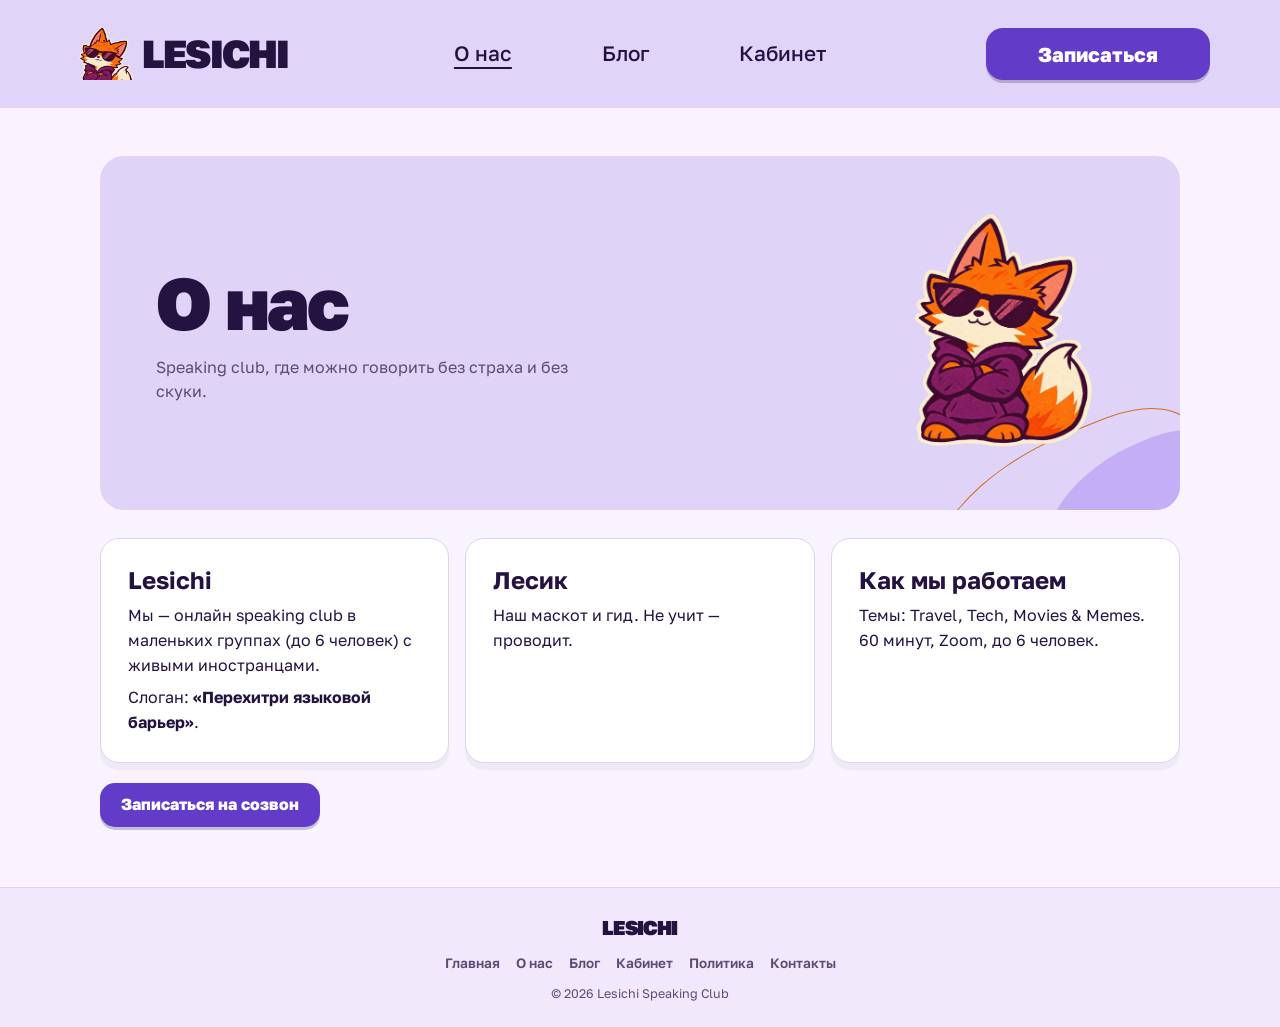
<file: about.html>
<!DOCTYPE html>
<html lang="ru">
<head>
<meta charset="UTF-8">
<meta name="viewport" content="width=device-width, initial-scale=1.0">
<meta name="description" content="Lesichi — онлайн speaking club в маленьких группах (до 6 человек) с живыми иностранцами. Темы: Travel, Tech, Movies &amp; Memes. 60 минут в Zoom.">
<link rel="canonical" href="https://smert-s-games.github.io/LESICHI/about.html">
<meta property="og:type" content="website">
<meta property="og:site_name" content="Lesichi">
<meta property="og:locale" content="ru_RU">
<meta property="og:title" content="О нас — Lesichi">
<meta property="og:description" content="Lesichi — онлайн speaking club в маленьких группах (до 6 человек) с живыми иностранцами. Темы: Travel, Tech, Movies &amp; Memes. 60 минут в Zoom.">
<meta property="og:url" content="https://smert-s-games.github.io/LESICHI/about.html">
<meta property="og:image" content="https://smert-s-games.github.io/LESICHI/image/og-cover.jpg">
<meta property="og:image:width" content="1200">
<meta property="og:image:height" content="630">
<meta property="og:image:alt" content="Лесик — лис-талисман Lesichi и слоган Speak More, Live More">
<meta name="twitter:card" content="summary_large_image">
<link rel="preconnect" href="https://fonts.gstatic.com" crossorigin>
<title>О нас — Lesichi</title>
<link rel="icon" href="image/site/icon2.png" type="image/png">
<link rel="preconnect" href="https://fonts.googleapis.com">
<link href="https://fonts.googleapis.com/css2?family=Golos+Text:wght@400..900&amp;display=swap" rel="stylesheet">
<link rel="stylesheet" href="css/site.css">
<style>
.about-cards { display: grid; grid-template-columns: repeat(3, minmax(0, 1fr)); gap: 16px; }
.about-cards h2 { margin-bottom: 10px; }
.about-cards p + p { margin-top: 8px; }
@media (max-width: 760px) { .about-cards { grid-template-columns: 1fr; } }
</style>
<meta name="theme-color" content="#dfd3f8">
</head>
<body class="content-page">
<a class="skip-link" href="#main">К содержимому</a>
<nav class="site-nav" aria-label="Основное меню">
  <div class="nav-inner">
    <a href="index.html" class="logo" aria-label="LESICHI — главная">
      <span class="logo-mark"><img src="image/site/hero-fox-print.webp" alt=""></span>
      <span>LESICHI</span>
    </a>
    <div class="nav-links">
      <a href="about.html" aria-current="page">О нас</a>
      <a href="blog.html">Блог</a>
      <a href="cabinet.html">Кабинет</a>
    </div>
    <a href="index.html#meets" class="masthead-button nav-cta">Записаться</a>
  </div>
</nav>
<main id="main" tabindex="-1" class="container page-main">
    <div class="page-hero">
      <div>
        <h1 class="page-title">О нас</h1>
        <p class="page-sub">Speaking club, где можно говорить без страха и без скуки.</p>
      </div>
      <img class="page-hero-art" width="1100" height="1042" src="image/site/hero-fox-print.webp" alt="Лесик в очках и худи">
    </div>
    <div class="about-cards">
    <div class="card"><div><h2>Lesichi</h2><p>Мы — онлайн speaking club в маленьких группах (до 6 человек) с живыми иностранцами.</p><p>Слоган: <strong>«Перехитри языковой барьер»</strong>.</p></div></div>
    <div class="card"><div><h2>Лесик</h2><p>Наш маскот и гид. Не учит — проводит.</p></div></div>
    <div class="card"><div><h2>Как мы работаем</h2><p>Темы: Travel, Tech, Movies & Memes. 60 минут, Zoom, до 6 человек.</p></div></div>
    </div>
    <p style="margin-top:20px"><a class="btn btn-orange" href="index.html#meets">Записаться на созвон</a></p>
  </main>
<footer>
  <div class="container">
    <div class="footer-logo">LESICHI</div>
    <div class="footer-links">
      <a href="index.html">Главная</a>
      <a href="about.html">О нас</a>
      <a href="blog.html">Блог</a>
      <a href="cabinet.html">Кабинет</a>
      <a href="policy.html">Политика</a>
      <a href="index.html#contacts">Контакты</a>
    </div>
    <div class="footer-copy">© 2026 Lesichi Speaking Club</div>
  </div>
</footer>
</body>
</html>
</file>
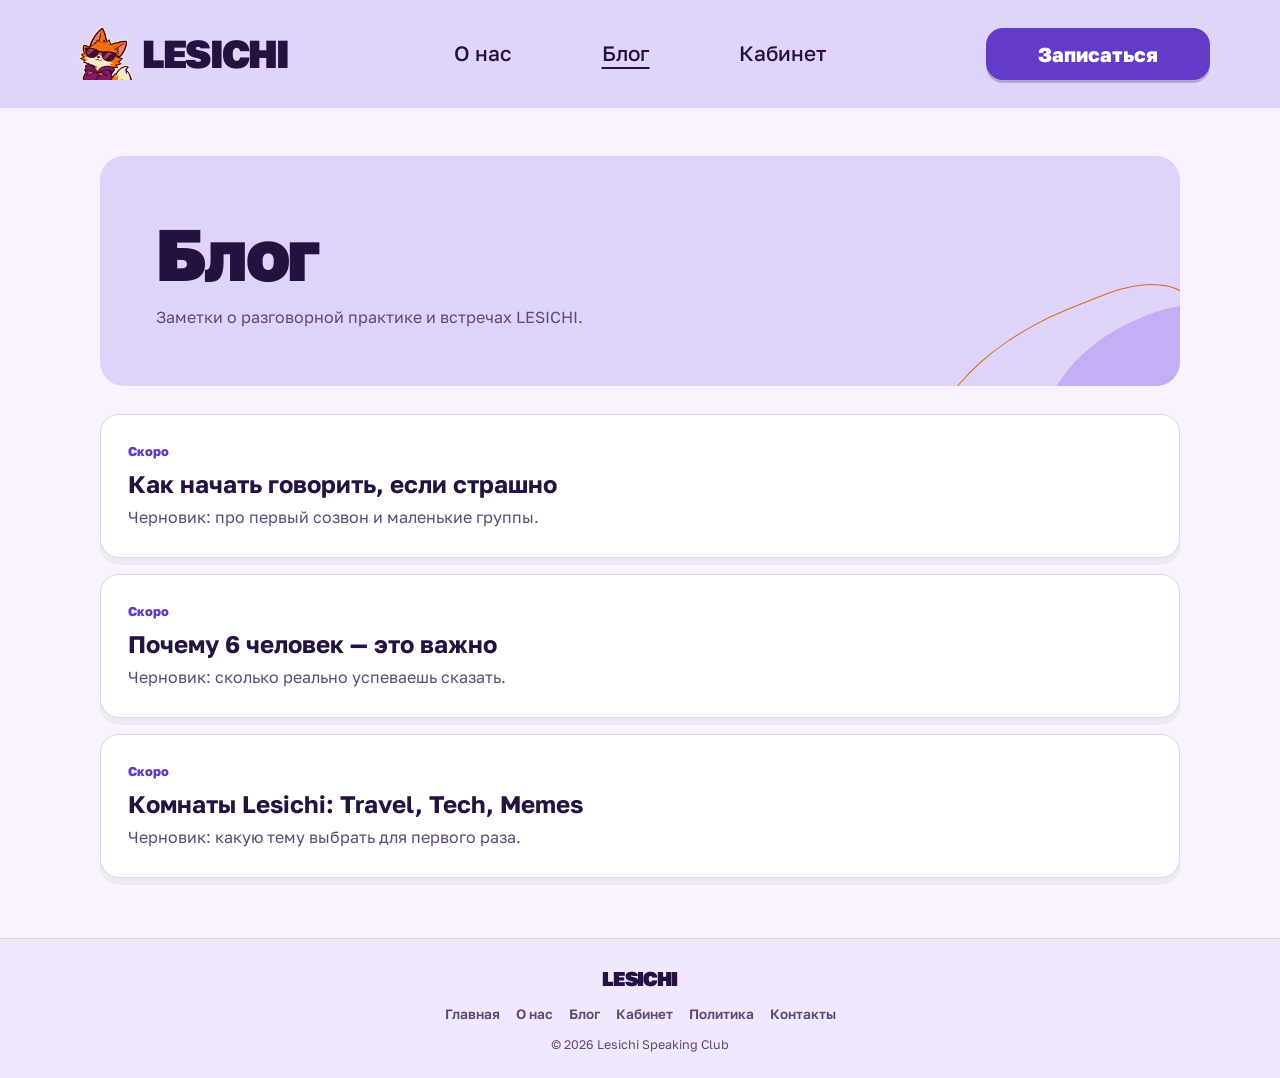
<file: blog.html>
<!DOCTYPE html>
<html lang="ru">
<head>
<meta charset="UTF-8">
<meta name="viewport" content="width=device-width, initial-scale=1.0">
<meta name="robots" content="noindex, follow">
<link rel="preconnect" href="https://fonts.gstatic.com" crossorigin>
<title>Блог — Lesichi</title>
<link rel="icon" href="image/site/icon2.png" type="image/png">
<link rel="preconnect" href="https://fonts.googleapis.com">
<link href="https://fonts.googleapis.com/css2?family=Golos+Text:wght@400..900&amp;display=swap" rel="stylesheet">
<link rel="stylesheet" href="css/site.css">
<style>
.blog-item { display: grid; gap: 8px; }
.blog-item .meta { color: var(--purple); font-size: .8rem; font-weight: 800; }
.blog-item p { color: var(--muted); }
</style>
<meta name="theme-color" content="#dfd3f8">
</head>
<body class="content-page">
<a class="skip-link" href="#main">К содержимому</a>
<nav class="site-nav" aria-label="Основное меню">
  <div class="nav-inner">
    <a href="index.html" class="logo" aria-label="LESICHI — главная">
      <span class="logo-mark"><img src="image/site/hero-fox-print.webp" alt=""></span>
      <span>LESICHI</span>
    </a>
    <div class="nav-links">
      <a href="about.html">О нас</a>
      <a href="blog.html" aria-current="page">Блог</a>
      <a href="cabinet.html">Кабинет</a>
    </div>
    <a href="index.html#meets" class="masthead-button nav-cta">Записаться</a>
  </div>
</nav>
<main id="main" tabindex="-1" class="container page-main">
    <div class="page-hero">
      <div>
        <h1 class="page-title">Блог</h1>
        <p class="page-sub">Заметки о разговорной практике и встречах LESICHI.</p>
      </div>
    </div>
    <div class="stack">
    <article class="card blog-item"><div class="meta">Скоро</div><h2>Как начать говорить, если страшно</h2><p>Черновик: про первый созвон и маленькие группы.</p></article>
    <article class="card blog-item"><div class="meta">Скоро</div><h2>Почему 6 человек — это важно</h2><p>Черновик: сколько реально успеваешь сказать.</p></article>
    <article class="card blog-item"><div class="meta">Скоро</div><h2>Комнаты Lesichi: Travel, Tech, Memes</h2><p>Черновик: какую тему выбрать для первого раза.</p></article>
      </div>
</main>
<footer>
  <div class="container">
    <div class="footer-logo">LESICHI</div>
    <div class="footer-links">
      <a href="index.html">Главная</a>
      <a href="about.html">О нас</a>
      <a href="blog.html">Блог</a>
      <a href="cabinet.html">Кабинет</a>
      <a href="policy.html">Политика</a>
      <a href="index.html#contacts">Контакты</a>
    </div>
    <div class="footer-copy">© 2026 Lesichi Speaking Club</div>
  </div>
</footer>
</body>
</html>
</file>
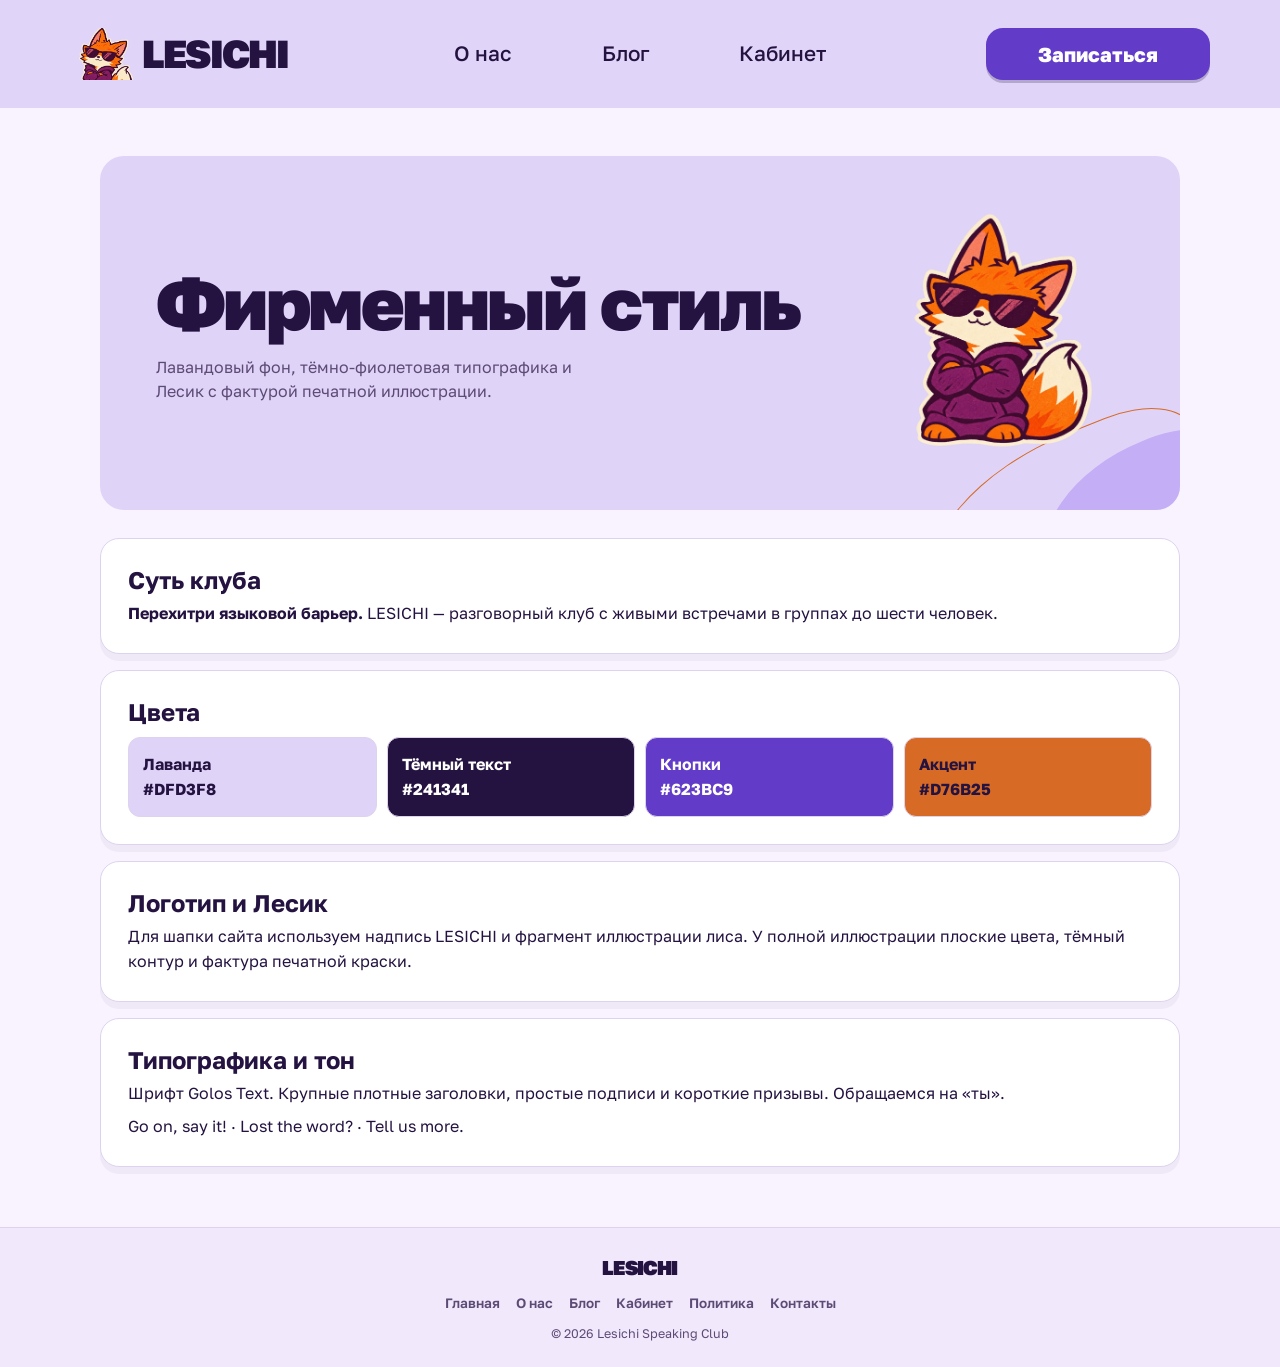
<file: brand.html>
<!DOCTYPE html>
<html lang="ru">
<head>
<meta charset="UTF-8">
<meta name="viewport" content="width=device-width, initial-scale=1.0">
<meta name="robots" content="noindex, nofollow">
<link rel="preconnect" href="https://fonts.googleapis.com">
<link rel="preconnect" href="https://fonts.gstatic.com" crossorigin>
<title>Lesichi — Фирменный стиль</title>
<link href="https://fonts.googleapis.com/css2?family=Golos+Text:wght@400..900&amp;display=swap" rel="stylesheet">
<link rel="stylesheet" href="css/site.css">
<style>
.brand-grid { display: grid; grid-template-columns: repeat(auto-fit, minmax(128px, 1fr)); gap: 10px; margin-top: 12px; }
.swatch { padding: 14px; border: 1px solid var(--line); border-radius: 12px; font-weight: 700; background: var(--swatch); }
.brand-copy h2 { margin-bottom: 8px; }
.brand-copy p + p { margin-top: 8px; }
</style>
<meta name="theme-color" content="#dfd3f8">
</head>
<body class="content-page">
<a class="skip-link" href="#main">К содержимому</a>
<nav class="site-nav" aria-label="Основное меню">
  <div class="nav-inner">
    <a href="index.html" class="logo" aria-label="LESICHI — главная">
      <span class="logo-mark"><img src="image/site/hero-fox-print.webp" alt=""></span>
      <span>LESICHI</span>
    </a>
    <div class="nav-links">
      <a href="about.html">О нас</a>
      <a href="blog.html">Блог</a>
      <a href="cabinet.html">Кабинет</a>
    </div>
    <a href="index.html#meets" class="masthead-button nav-cta">Записаться</a>
  </div>
</nav>
<main id="main" tabindex="-1" class="container page-main">
  <div class="page-hero">
    <div>
      <h1 class="page-title">Фирменный стиль</h1>
      <p class="page-sub">Лавандовый фон, тёмно-фиолетовая типографика и Лесик с фактурой печатной иллюстрации.</p>
    </div>
    <img class="page-hero-art" width="1100" height="1042" src="image/site/hero-fox-print.webp" alt="Лесик в очках и худи">
  </div>
  <div class="stack brand-copy">
    <section class="card">
      <h2>Суть клуба</h2>
      <p><strong>Перехитри языковой барьер.</strong> LESICHI — разговорный клуб с живыми встречами в группах до шести человек.</p>
    </section>
    <section class="card">
      <h2>Цвета</h2>
      <div class="brand-grid">
        <div class="swatch" style="--swatch:var(--masthead-bg)">Лаванда<br>#DFD3F8</div>
        <div class="swatch" style="--swatch:var(--text);color:#fff">Тёмный текст<br>#241341</div>
        <div class="swatch" style="--swatch:var(--purple);color:#fff">Кнопки<br>#623BC9</div>
        <div class="swatch" style="--swatch:var(--orange)">Акцент<br>#D76B25</div>
      </div>
    </section>
    <section class="card">
      <h2>Логотип и Лесик</h2>
      <p>Для шапки сайта используем надпись LESICHI и фрагмент иллюстрации лиса. У полной иллюстрации плоские цвета, тёмный контур и фактура печатной краски.</p>
    </section>
    <section class="card">
      <h2>Типографика и тон</h2>
      <p>Шрифт Golos Text. Крупные плотные заголовки, простые подписи и короткие призывы. Обращаемся на «ты».</p>
      <p lang="en">Go on, say it! · Lost the word? · Tell us more.</p>
    </section>
  </div>
</main>
<footer>
  <div class="container">
    <div class="footer-logo">LESICHI</div>
    <div class="footer-links">
      <a href="index.html">Главная</a>
      <a href="about.html">О нас</a>
      <a href="blog.html">Блог</a>
      <a href="cabinet.html">Кабинет</a>
      <a href="policy.html">Политика</a>
      <a href="index.html#contacts">Контакты</a>
    </div>
    <div class="footer-copy">© 2026 Lesichi Speaking Club</div>
  </div>
</footer>
</body>
</html>
</file>
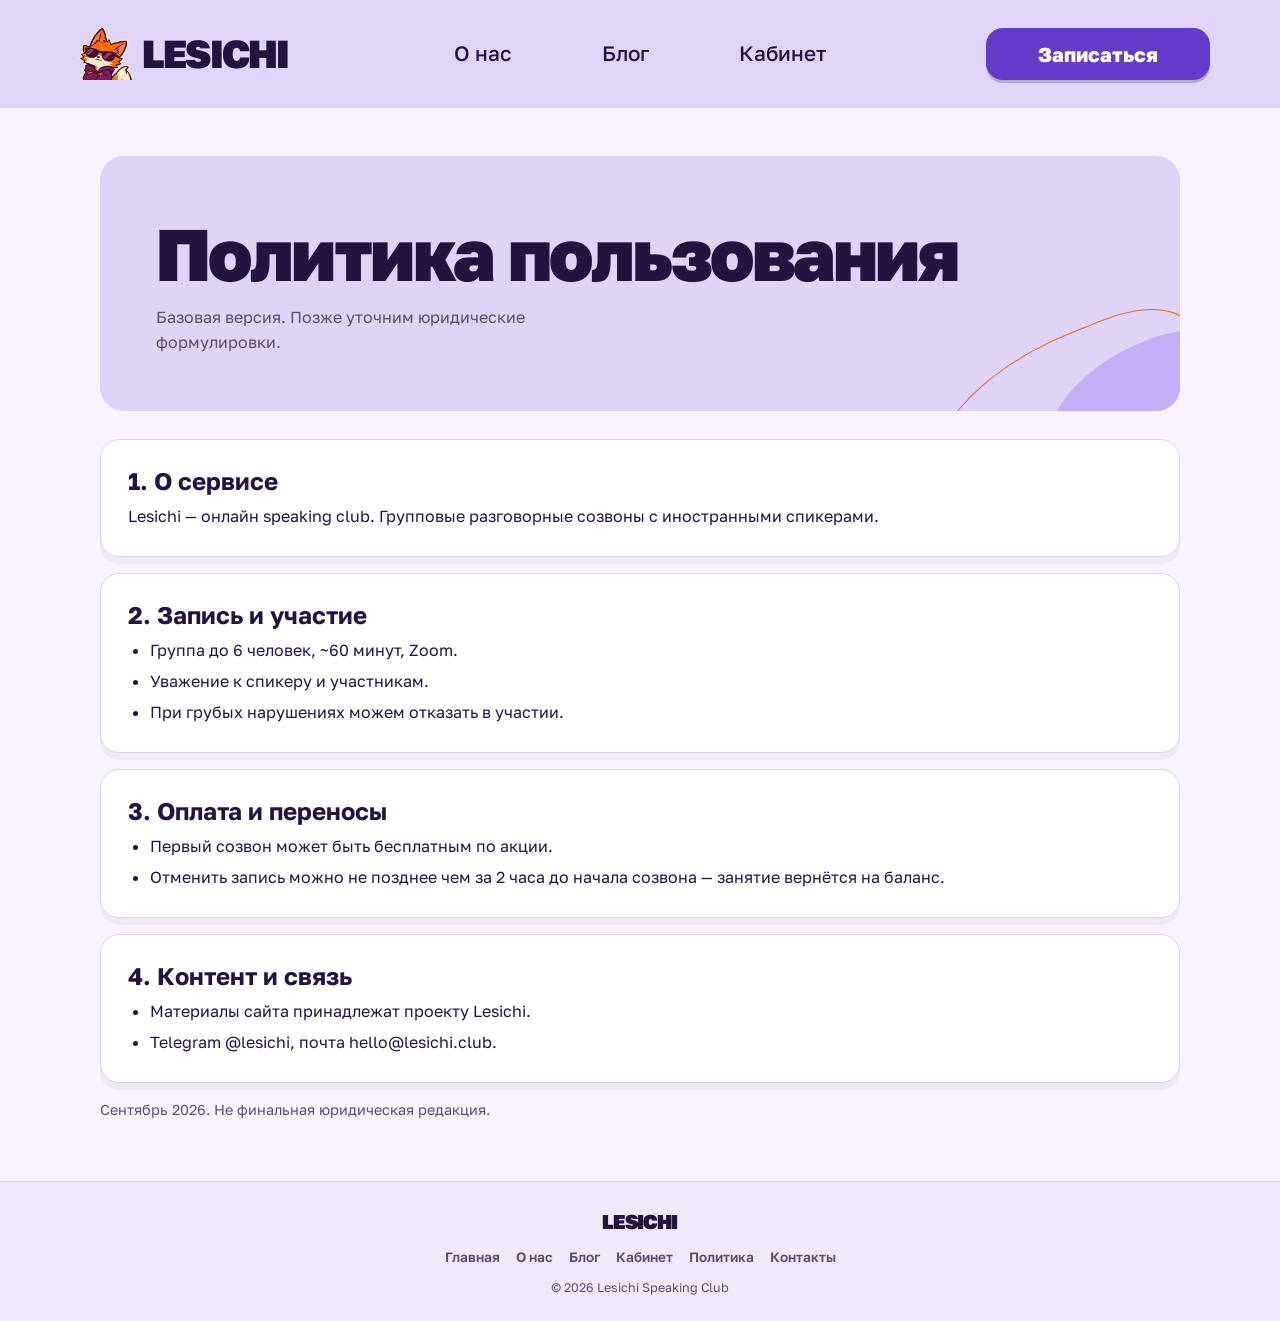
<file: policy.html>
<!DOCTYPE html>
<html lang="ru">
<head>
<meta charset="UTF-8">
<meta name="viewport" content="width=device-width, initial-scale=1.0">
<meta name="description" content="Правила участия в созвонах Lesichi: запись и участие, оплата и отмена, контент и связь с клубом.">
<link rel="canonical" href="https://smert-s-games.github.io/LESICHI/policy.html">
<meta property="og:type" content="website">
<meta property="og:site_name" content="Lesichi">
<meta property="og:locale" content="ru_RU">
<meta property="og:title" content="Политика пользования — Lesichi">
<meta property="og:description" content="Правила участия в созвонах Lesichi: запись и участие, оплата и отмена, контент и связь с клубом.">
<meta property="og:url" content="https://smert-s-games.github.io/LESICHI/policy.html">
<meta property="og:image" content="https://smert-s-games.github.io/LESICHI/image/og-cover.jpg">
<meta property="og:image:width" content="1200">
<meta property="og:image:height" content="630">
<meta property="og:image:alt" content="Лесик — лис-талисман Lesichi и слоган Speak More, Live More">
<meta name="twitter:card" content="summary_large_image">
<link rel="preconnect" href="https://fonts.gstatic.com" crossorigin>
<title>Политика пользования — Lesichi</title>
<link rel="icon" href="image/site/icon2.png" type="image/png">
<link rel="preconnect" href="https://fonts.googleapis.com">
<link href="https://fonts.googleapis.com/css2?family=Golos+Text:wght@400..900&amp;display=swap" rel="stylesheet">
<link rel="stylesheet" href="css/site.css">
<style>
.policy-copy h2 { margin-bottom: 10px; }
.policy-copy ul { padding-inline-start: 1.35rem; margin: 0; }
.policy-copy li + li { margin-top: 6px; }
</style>
<meta name="theme-color" content="#dfd3f8">
</head>
<body class="content-page">
<a class="skip-link" href="#main">К содержимому</a>
<nav class="site-nav" aria-label="Основное меню">
  <div class="nav-inner">
    <a href="index.html" class="logo" aria-label="LESICHI — главная">
      <span class="logo-mark"><img src="image/site/hero-fox-print.webp" alt=""></span>
      <span>LESICHI</span>
    </a>
    <div class="nav-links">
      <a href="about.html">О нас</a>
      <a href="blog.html">Блог</a>
      <a href="cabinet.html">Кабинет</a>
    </div>
    <a href="index.html#meets" class="masthead-button nav-cta">Записаться</a>
  </div>
</nav>
<main id="main" tabindex="-1" class="container page-main">
    <div class="page-hero">
      <div>
        <h1 class="page-title">Политика пользования</h1>
        <p class="page-sub">Базовая версия. Позже уточним юридические формулировки.</p>
      </div>
    </div>
    <div class="stack policy-copy">
    <div class="card"><h2>1. О сервисе</h2><p>Lesichi — онлайн speaking club. Групповые разговорные созвоны с иностранными спикерами.</p></div>
    <div class="card"><h2>2. Запись и участие</h2><ul class="policy-list"><li>Группа до 6 человек, ~60 минут, Zoom.</li><li>Уважение к спикеру и участникам.</li><li>При грубых нарушениях можем отказать в участии.</li></ul></div>
    <div class="card"><h2>3. Оплата и переносы</h2><ul class="policy-list"><li>Первый созвон может быть бесплатным по акции.</li><li>Отменить запись можно не позднее чем за 2 часа до начала созвона — занятие вернётся на баланс.</li></ul></div>
    <div class="card"><h2>4. Контент и связь</h2><ul class="policy-list"><li>Материалы сайта принадлежат проекту Lesichi.</li><li>Telegram @lesichi, почта hello@lesichi.club.</li></ul></div>
    <p class="muted">Сентябрь 2026. Не финальная юридическая редакция.</p>
      </div>
</main>
<footer>
  <div class="container">
    <div class="footer-logo">LESICHI</div>
    <div class="footer-links">
      <a href="index.html">Главная</a>
      <a href="about.html">О нас</a>
      <a href="blog.html">Блог</a>
      <a href="cabinet.html">Кабинет</a>
      <a href="policy.html">Политика</a>
      <a href="index.html#contacts">Контакты</a>
    </div>
    <div class="footer-copy">© 2026 Lesichi Speaking Club</div>
  </div>
</footer>
</body>
</html>
</file>
<file: css/site.css>
:root {
  --masthead-width: min(89%, 1360px);
  --masthead-bg: #dfd3f8;
  --masthead-ink: #241341;
  --masthead-accent: #623bc9;
  --bg: #f8f3ff;
  --card: #fff;
  --text: var(--masthead-ink);
  --muted: #5c4b75;
  --line: #ded3ee;
  --shadow: 0 7px 0 rgb(65 35 109 / 5%);
  --orange: #d76b25;
  --purple: var(--masthead-accent);
  --purple-deep: var(--masthead-ink);
  --purple-soft: #ece3fb;
  --purple-pale: #f1e8fc;
}

*, *::before, *::after { box-sizing: border-box; }
html { scroll-padding-top: 116px; }
body {
  margin: 0;
  min-height: 100vh;
  background: var(--bg);
  color: var(--text);
  font: 400 1rem/1.55 "Golos Text", system-ui, sans-serif;
}

h1, h2, h3, p { margin: 0; }
h1, h2, h3 { line-height: 1.14; }
a { color: var(--purple); }
button, input, select, textarea { font: inherit; }
[hidden] { display: none !important; }
:where(img[width][height]) { height: auto; }
:where(a, button, input, select, textarea, summary):focus-visible {
  outline: 3px solid var(--purple);
  outline-offset: 4px;
}

.skip-link {
  position: fixed;
  inset: 12px auto auto 12px;
  z-index: 1000;
  padding: 10px 16px;
  background: var(--text);
  color: #fff;
  transform: translateY(-150%);
}
.skip-link:focus { transform: none; }
main:focus { outline: none; }

.content-page { display: flex; flex-direction: column; }
.container { width: var(--masthead-width); max-width: 1080px; margin-inline: auto; }
.page-main { flex: 1; padding-block: clamp(22px, 4vw, 48px) 60px; }
.page-main--wide { max-width: 1260px; }

.page-hero {
  position: relative;
  isolation: isolate;
  overflow: hidden;
  display: flex;
  justify-content: space-between;
  align-items: center;
  gap: 18px;
  margin-bottom: 28px;
  border-radius: 24px;
  padding: clamp(24px, 5vw, 56px);
  background: var(--masthead-bg);
}
.page-hero::before, .page-hero::after {
  content: "";
  position: absolute;
  z-index: -1;
  pointer-events: none;
  transform: rotate(-22deg);
}
.page-hero::before {
  right: -90px;
  bottom: -88px;
  width: 235px;
  height: 155px;
  border-radius: 60% 40% 63% 37%;
  background: #c4aef5;
}
.page-hero::after {
  right: -38px;
  bottom: -89px;
  width: 300px;
  height: 160px;
  border: 1px solid var(--orange);
  border-radius: 70% 30% 55% 45%;
}
.page-title {
  font-size: clamp(2rem, 5.7vw, 4.65rem);
  font-weight: 850;
  letter-spacing: -.035em;
  overflow-wrap: anywhere;
}
.page-sub { margin-top: 10px; max-width: 43ch; color: var(--muted); }
.page-hero-art { width: clamp(145px, 24vw, 255px); height: auto; flex: none; }

.card {
  padding: clamp(16px, 3vw, 27px);
  border: 1px solid var(--line);
  border-radius: 19px;
  background: var(--card);
  box-shadow: var(--shadow);
  min-width: 0;
}
.muted { color: var(--muted); font-size: .9rem; }
.stack { display: grid; gap: 16px; }
.grid-2 { display: grid; grid-template-columns: repeat(2, minmax(0, 1fr)); gap: 16px; }

.btn, .masthead-button {
  display: inline-flex;
  min-height: 44px;
  align-items: center;
  justify-content: center;
  padding: 10px 20px;
  border: 1px solid transparent;
  border-radius: 15px;
  background: var(--purple);
  color: #fff;
  box-shadow: 0 3px 0 rgb(36 19 65 / 23%);
  text-decoration: none;
  text-align: center;
  font-weight: 800;
  line-height: 1.2;
  cursor: pointer;
}
.btn:hover, .masthead-button:hover { background: #4d29ad; }
.btn:disabled { opacity: .58; cursor: default; box-shadow: none; }
.btn:disabled:hover { background: var(--purple); }
.btn.ghost, .btn.btn-ghost, .masthead-button--outline {
  border-color: #866cbd;
  background: transparent;
  color: #5130a7;
  box-shadow: none;
}
.btn.ghost:hover, .btn.btn-ghost:hover, .masthead-button--outline:hover { background: var(--purple-soft); }

:where(input:not([type="hidden"]), select, textarea) {
  min-width: 0;
  max-width: 100%;
  padding: 10px 12px;
  border: 1px solid #9c8bad;
  border-radius: 11px;
  background: #fff;
  color: var(--text);
}
.field-label, .form-fields label { display: block; margin: 13px 0 5px; font-weight: 700; }
.form-fields input, .form-fields select { width: 100%; }
.tabs { display: flex; flex-wrap: wrap; gap: 8px; margin-bottom: 14px; }
.tabs button {
  min-height: 40px;
  padding: 7px 14px;
  border: 1px solid var(--line);
  border-radius: 12px;
  background: var(--card);
  color: var(--text);
  font-weight: 700;
  cursor: pointer;
}
.tabs .on { border-color: var(--purple); background: var(--purple); color: #fff; }

footer {
  padding: 24px 0;
  border-top: 1px solid var(--line);
  background: var(--purple-pale);
  text-align: center;
}
.footer-logo { color: var(--text); font-size: 1.25rem; font-weight: 900; letter-spacing: -.04em; }
.footer-links { display: flex; justify-content: center; flex-wrap: wrap; gap: 8px 16px; margin-block: 10px; }
.footer-links a { color: var(--muted); font-size: .85rem; font-weight: 600; text-decoration: none; }
.footer-links a:hover { text-decoration: underline; }
.footer-copy { color: var(--muted); font-size: .78rem; }

@media (max-width: 900px) {
  html { scroll-padding-top: 112px; }
}

@media (max-width: 640px) {
  .page-hero { gap: 8px; margin-bottom: 20px; }
  .page-hero::after { right: -105px; bottom: -120px; }
  .page-hero-art { width: clamp(74px, 23vw, 135px); }
  .grid-2 { grid-template-columns: minmax(0, 1fr); }
}

@media (prefers-reduced-motion: reduce) {
  *, *::before, *::after {
    animation-duration: .001ms !important;
    animation-iteration-count: 1 !important;
    transition-duration: .001ms !important;
    scroll-behavior: auto !important;
  }
}

.site-nav {
  position: sticky;
  inset: 0 0 auto;
  z-index: 100;
  background: rgb(223 211 248 / 94%);
  backdrop-filter: blur(12px);
}

.nav-inner {
  width: var(--masthead-width);
  margin: auto;
  min-height: 108px;
  display: grid;
  grid-template-columns: 1fr auto 1fr;
  align-items: center;
  gap: 28px;
  color: var(--masthead-ink);
}

.logo {
  display: inline-flex;
  align-items: center;
  gap: 7px;
  justify-self: start;
  color: inherit;
  text-decoration: none;
  font-size: clamp(1.35rem, 3.05vw, 2.55rem);
  font-weight: 850;
  letter-spacing: -.045em;
  line-height: 1;
}

.logo-mark {
  display: block;
  position: relative;
  width: 1.65em;
  height: 1.32em;
  overflow: hidden;
}

.logo-mark img {
  position: absolute;
  top: -.06em;
  left: -.13em;
  width: 2em;
  height: auto;
}

.nav-links {
  display: flex;
  gap: clamp(22px, 7vw, 104px);
  align-items: center;
}

.nav-links a {
  padding: 10px 0;
  color: inherit;
  text-decoration: none;
  font-size: clamp(1rem, 1.65vw, 1.3rem);
  font-weight: 500;
}

.nav-links a:hover {
  text-decoration: underline;
  text-underline-offset: .3em;
}

.home-page .site-nav { position: fixed; }

.nav-links a[aria-current=page] {
  text-decoration: underline;
  text-underline-offset: .3em;
}

.masthead-button {
  min-height: 52px;
  padding-inline: 24px;
  border-radius: 17px;
  font-size: clamp(.9rem, 1.57vw, 1.3rem);
}

.nav-cta {
  justify-self: end;
  min-width: clamp(125px, 17.5vw, 224px);
}

@media (max-width: 900px) {
  .nav-inner {
    grid-template-columns: 1fr auto;
    min-height: auto;
    gap: 6px 12px;
    padding-block: 10px 5px;
  }
  .nav-cta { grid-area: 1 / 2; min-height: 42px; }
  .nav-links {
    grid-column: 1 / -1;
    justify-content: space-between;
    gap: 12px;
  }
  .nav-links a { padding: 6px 0; }
}
</file>
